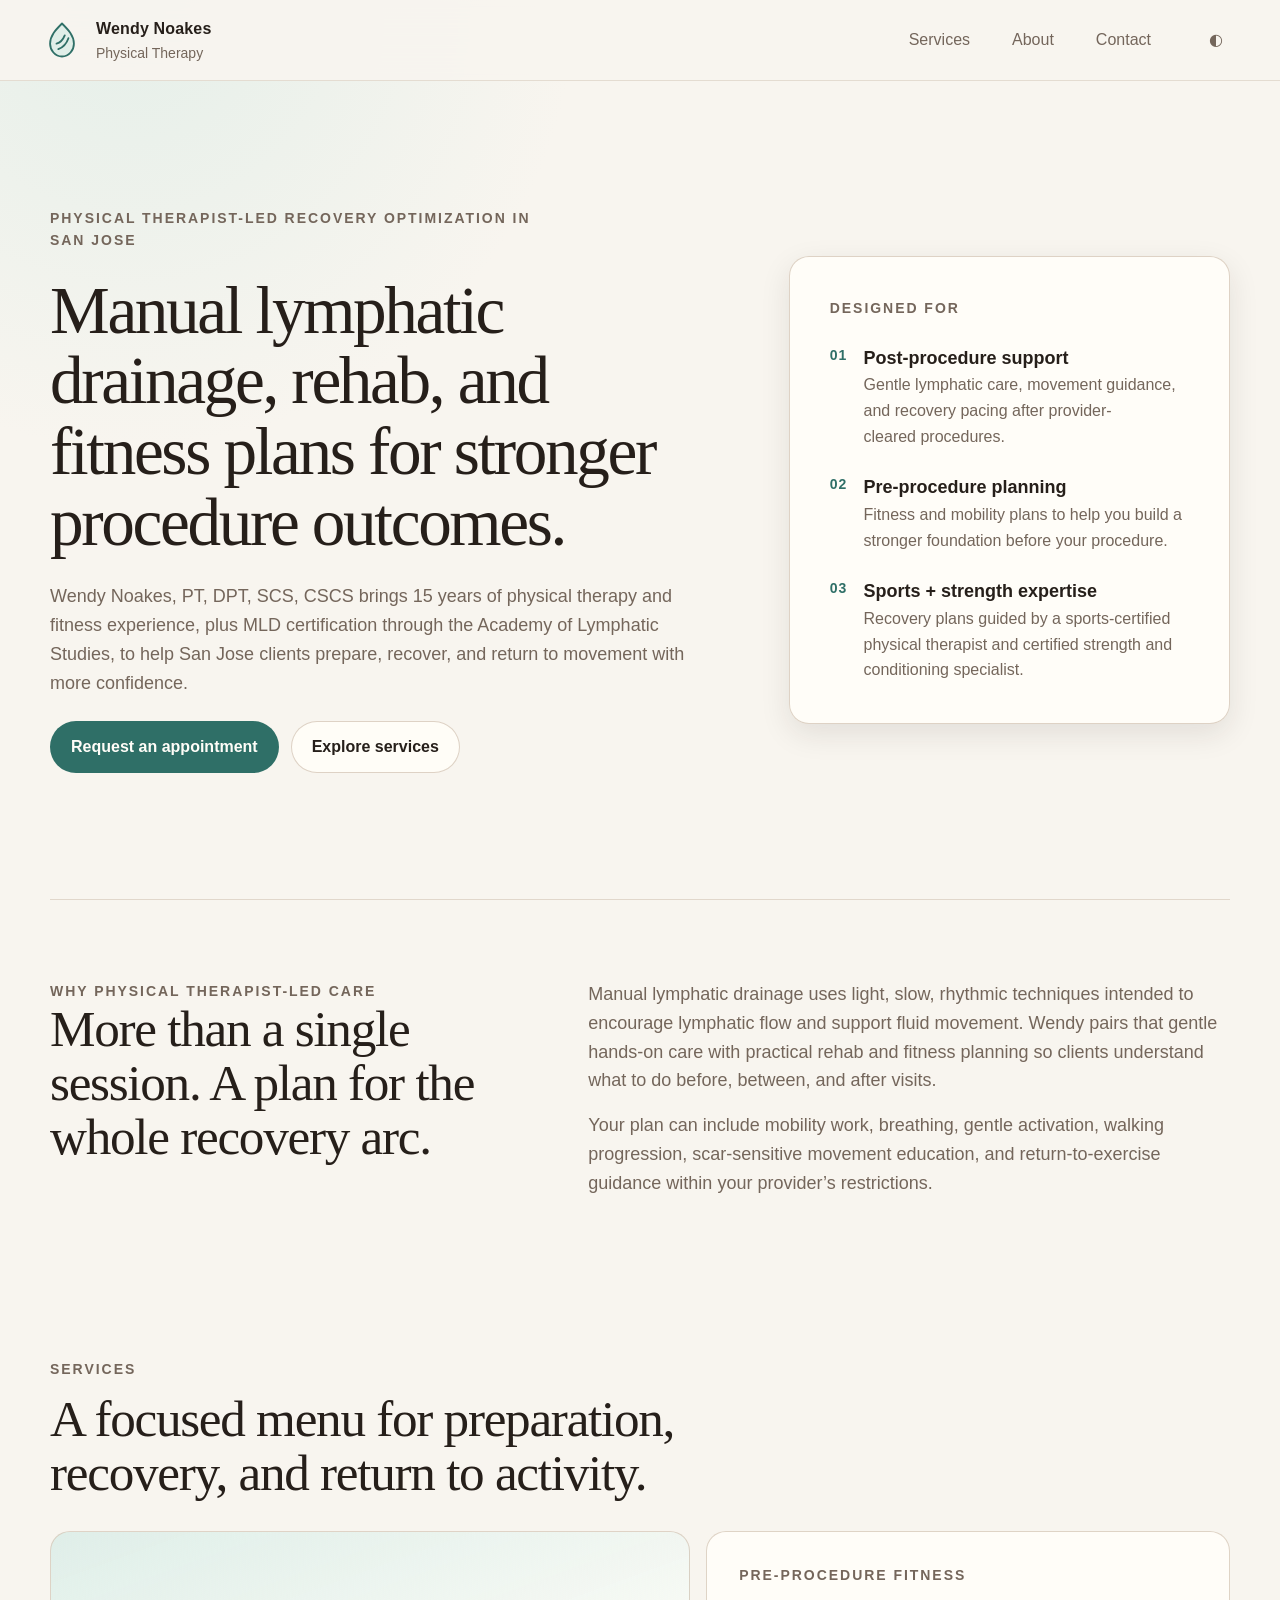
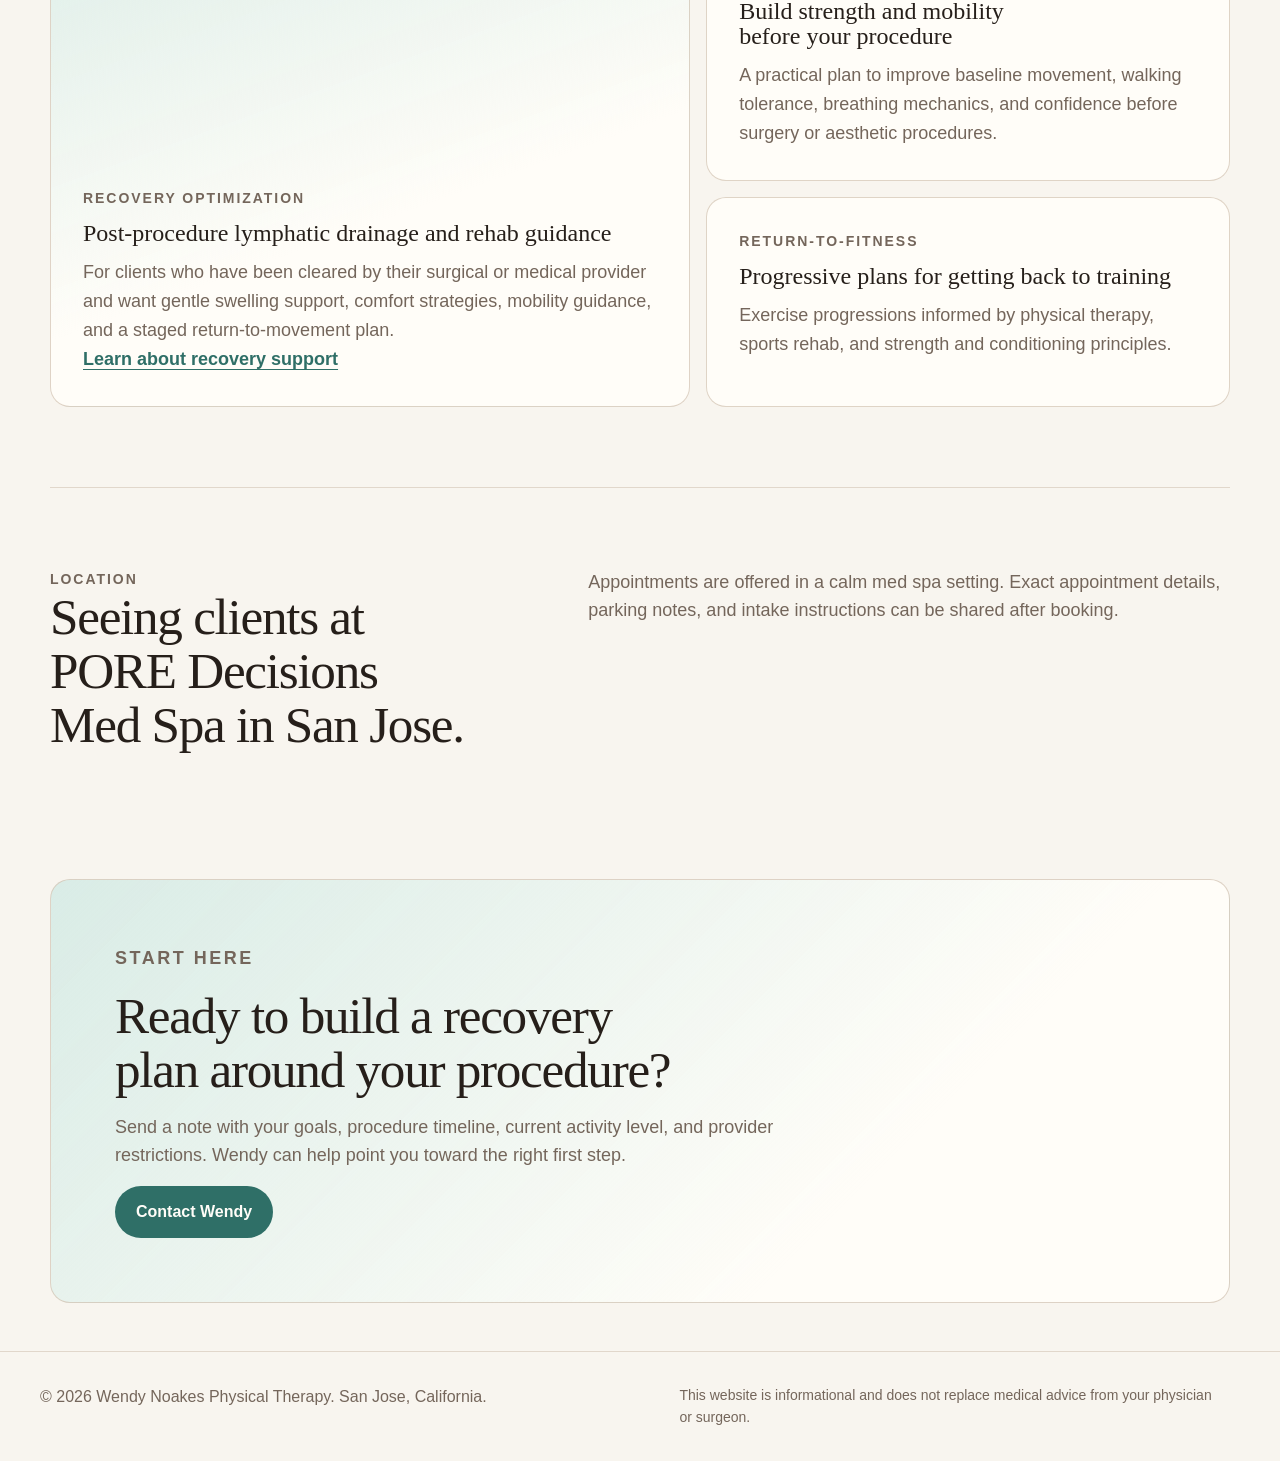
<file: index.html>
<!DOCTYPE html>
<html lang="en">
  <head>
    <meta charset="utf-8" />
    <meta name="viewport" content="width=device-width, initial-scale=1" />
    <title>Manual Lymphatic Drainage in San Jose | Wendy Noakes PT</title>
    <meta
      name="description"
      content="San Jose manual lymphatic drainage, post-procedure recovery support, and pre/post-procedure fitness planning led by Wendy Noakes, PT, DPT, SCS, CSCS."
    />
    <link rel="canonical" href="https://noakesphysicaltherapy.com/" />
    <meta name="robots" content="index, follow" />
    <meta property="og:title" content="Manual Lymphatic Drainage & Recovery PT in San Jose" />
    <meta
      property="og:description"
      content="Physical therapist-led manual lymphatic drainage, rehab guidance, and fitness planning for pre- and post-procedure recovery in San Jose."
    />
    <meta property="og:type" content="website" />
    <meta property="og:url" content="https://noakesphysicaltherapy.com/" />
    <meta property="og:site_name" content="Wendy Noakes Physical Therapy" />
    <link rel="preconnect" href="https://api.fontshare.com" />
    <link
      href="https://api.fontshare.com/v2/css?f[]=zodiak@400,500,700&f[]=satoshi@400,500,700&display=swap"
      rel="stylesheet"
    />
    <link rel="stylesheet" href="styles.css" />
    <script type="application/ld+json">
      {
        "@context": "https://schema.org",
        "@type": "MedicalBusiness",
        "name": "Wendy Noakes Physical Therapy",
        "alternateName": "Noakes Physical Therapy",
        "description": "San Jose manual lymphatic drainage, post-procedure recovery support, pre-procedure fitness planning, and return-to-fitness guidance led by Wendy Noakes, PT, DPT, SCS, CSCS.",
        "areaServed": "San Jose, CA",
        "medicalSpecialty": "PhysicalTherapy",
        "url": "https://noakesphysicaltherapy.com/",
        "email": "wendy@noakesphysicaltherapy.com",
        "founder": {
          "@type": "Person",
          "name": "Wendy Noakes",
          "jobTitle": "Physical Therapist",
          "honorificSuffix": "PT, DPT, SCS, CSCS"
        },
        "address": {
          "@type": "PostalAddress",
          "addressLocality": "San Jose",
          "addressRegion": "CA",
          "addressCountry": "US"
        },
        "knowsAbout": [
          "Manual lymphatic drainage",
          "Post-procedure recovery",
          "Physical therapy",
          "Pre-procedure fitness planning",
          "Return-to-fitness coaching"
        ]
      }
    </script>
    <script type="application/ld+json">
      {
        "@context": "https://schema.org",
        "@type": "WebSite",
        "name": "Wendy Noakes Physical Therapy",
        "url": "https://noakesphysicaltherapy.com/",
        "inLanguage": "en-US"
      }
    </script>
  </head>
  <body>
    <a class="skip-link" href="#main">Skip to content</a>
    <header class="site-header" data-header>
      <a class="brand" href="index.html" aria-label="Wendy Noakes Physical Therapy home">
        <svg class="brand-mark" viewBox="0 0 48 48" aria-hidden="true">
          <path d="M24 6c7 7 13 13 13 22 0 7-5.4 14-13 14S11 35 11 28C11 19 17 13 24 6Z" />
          <path d="M18 28c4-1 7-4 9-9M20 34c5-2 9-6 11-12" />
        </svg>
        <span>
          <strong>Wendy Noakes</strong>
          <small>Physical Therapy</small>
        </span>
      </a>
      <nav class="site-nav" aria-label="Primary navigation">
        <a href="services.html">Services</a>
        <a href="about.html">About</a>
        <a href="contact.html">Contact</a>
      </nav>
      <button class="theme-toggle" type="button" data-theme-toggle aria-label="Switch color theme">
        <span aria-hidden="true">◐</span>
      </button>
    </header>

    <main id="main">
      <section class="hero">
        <div class="hero-copy">
          <p class="eyebrow">Physical therapist-led recovery optimization in San Jose</p>
          <h1>Manual lymphatic drainage, rehab, and fitness plans for stronger procedure outcomes.</h1>
          <p class="hero-lede">
            Wendy Noakes, PT, DPT, SCS, CSCS brings 15 years of physical therapy and fitness experience, plus MLD certification through the Academy of Lymphatic Studies, to help San Jose clients prepare, recover, and return to movement with more confidence.
          </p>
          <div class="hero-actions" aria-label="Primary actions">
            <a class="button primary" href="contact.html">Request an appointment</a>
            <a class="button secondary" href="services.html">Explore services</a>
          </div>
        </div>
        <aside class="hero-card" aria-label="Practice highlights">
          <div class="quiet-label">Designed for</div>
          <ul role="list" class="hero-list">
            <li>
              <span>01</span>
              <strong>Post-procedure support</strong>
              <p>Gentle lymphatic care, movement guidance, and recovery pacing after provider-cleared procedures.</p>
            </li>
            <li>
              <span>02</span>
              <strong>Pre-procedure planning</strong>
              <p>Fitness and mobility plans to help you build a stronger foundation before your procedure.</p>
            </li>
            <li>
              <span>03</span>
              <strong>Sports + strength expertise</strong>
              <p>Recovery plans guided by a sports-certified physical therapist and certified strength and conditioning specialist.</p>
            </li>
          </ul>
        </aside>
      </section>

      <section class="split-section">
        <div>
          <p class="eyebrow">Why physical therapist-led care</p>
          <h2>More than a single session. A plan for the whole recovery arc.</h2>
        </div>
        <div class="prose">
          <p>
            Manual lymphatic drainage uses light, slow, rhythmic techniques intended to encourage lymphatic flow and support fluid movement. Wendy pairs that gentle hands-on care with practical rehab and fitness planning so clients understand what to do before, between, and after visits.
          </p>
          <p>
            Your plan can include mobility work, breathing, gentle activation, walking progression, scar-sensitive movement education, and return-to-exercise guidance within your provider’s restrictions.
          </p>
        </div>
      </section>

      <section class="service-preview" aria-labelledby="service-preview-title">
        <div class="section-intro">
          <p class="eyebrow">Services</p>
          <h2 id="service-preview-title">A focused menu for preparation, recovery, and return to activity.</h2>
        </div>
        <div class="feature-layout">
          <article class="feature-card large">
            <p class="quiet-label">Recovery optimization</p>
          <h3>Post-procedure lymphatic drainage and rehab guidance</h3>
            <p>
              For clients who have been cleared by their surgical or medical provider and want gentle swelling support, comfort strategies, mobility guidance, and a staged return-to-movement plan.
            </p>
            <a href="services.html#post-op">Learn about recovery support</a>
          </article>
          <article class="feature-card">
            <p class="quiet-label">Pre-procedure fitness</p>
            <h3>Build strength and mobility before your procedure</h3>
            <p>
              A practical plan to improve baseline movement, walking tolerance, breathing mechanics, and confidence before surgery or aesthetic procedures.
            </p>
          </article>
          <article class="feature-card">
            <p class="quiet-label">Return-to-fitness</p>
            <h3>Progressive plans for getting back to training</h3>
            <p>
              Exercise progressions informed by physical therapy, sports rehab, and strength and conditioning principles.
            </p>
          </article>
        </div>
      </section>

      <section class="location-band" aria-labelledby="location-title">
        <div>
          <p class="eyebrow">Location</p>
          <h2 id="location-title">Seeing clients at PORE Decisions Med Spa in San Jose.</h2>
        </div>
        <p>
          Appointments are offered in a calm med spa setting. Exact appointment details, parking notes, and intake instructions can be shared after booking.
        </p>
      </section>

      <section class="cta-section" aria-labelledby="cta-title">
        <p class="eyebrow">Start here</p>
        <h2 id="cta-title">Ready to build a recovery plan around your procedure?</h2>
        <p>
          Send a note with your goals, procedure timeline, current activity level, and provider restrictions. Wendy can help point you toward the right first step.
        </p>
        <a class="button primary" href="contact.html">Contact Wendy</a>
      </section>
    </main>

    <footer class="site-footer">
      <p>© <span data-year></span> Wendy Noakes Physical Therapy. San Jose, California.</p>
      <p class="footer-note">This website is informational and does not replace medical advice from your physician or surgeon.</p>
    </footer>
    <script src="script.js" defer></script>
  </body>
</html>
</file>
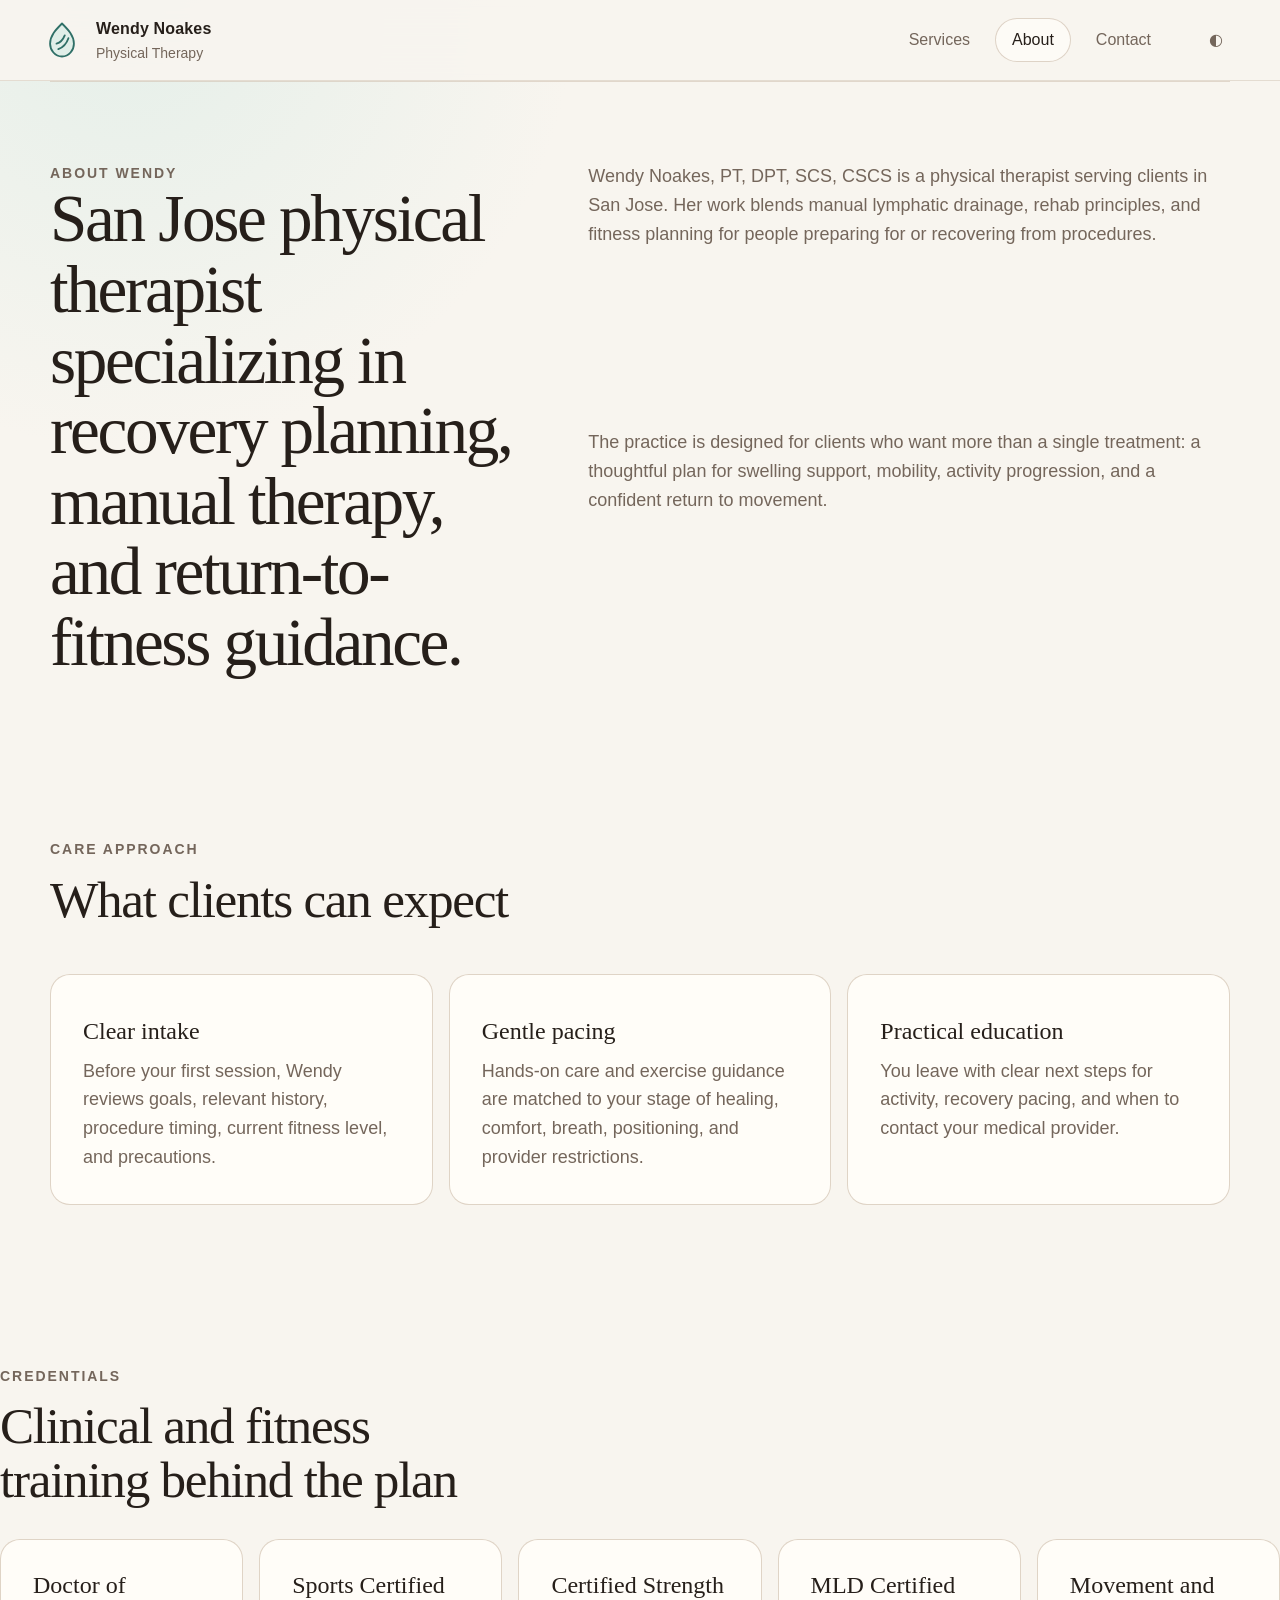
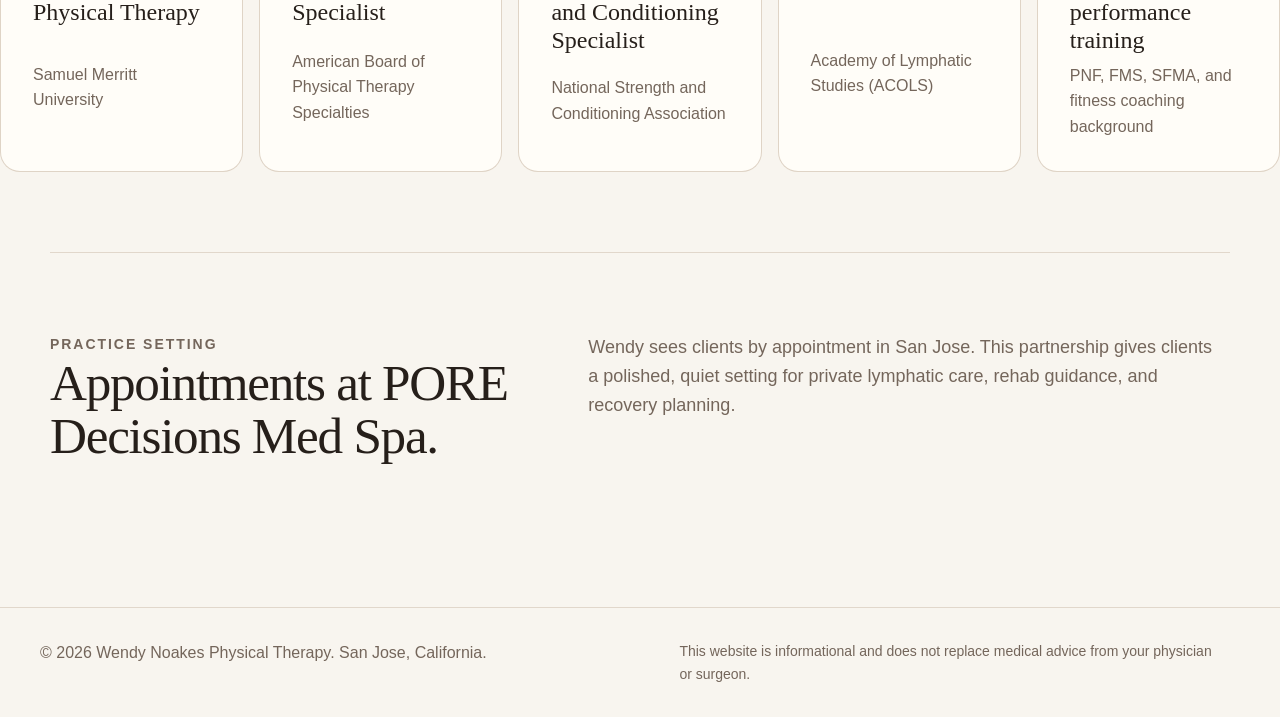
<file: about.html>
<!DOCTYPE html>
<html lang="en">
  <head>
    <meta charset="utf-8" />
    <meta name="viewport" content="width=device-width, initial-scale=1" />
    <title>About Wendy Noakes, PT, DPT | San Jose Physical Therapist</title>
    <meta
      name="description"
      content="Meet Wendy Noakes, PT, DPT, SCS, CSCS, a San Jose physical therapist offering ACOLS-trained MLD, rehab guidance, and recovery fitness planning."
    />
    <link rel="canonical" href="https://noakesphysicaltherapy.com/about.html" />
    <meta name="robots" content="index, follow" />
    <meta property="og:title" content="About Wendy Noakes, PT, DPT, SCS, CSCS" />
    <meta
      property="og:description"
      content="San Jose physical therapist offering Vodder Technique trained- manual lymphatic drainage, rehab guidance, and pre/post-procedure fitness planning."
    />
    <meta property="og:type" content="profile" />
    <meta property="og:url" content="https://noakesphysicaltherapy.com/about.html" />
    <meta property="og:site_name" content="Wendy Noakes Physical Therapy" />
    <link rel="preconnect" href="https://api.fontshare.com" />
    <link
      href="https://api.fontshare.com/v2/css?f[]=zodiak@400,500,700&f[]=satoshi@400,500,700&display=swap"
      rel="stylesheet"
    />
    <link rel="stylesheet" href="styles.css" />
    <script type="application/ld+json">
      {
        "@context": "https://schema.org",
        "@type": "BreadcrumbList",
        "itemListElement": [
          {
            "@type": "ListItem",
            "position": 1,
            "name": "Home",
            "item": "https://noakesphysicaltherapy.com/"
          },
          {
            "@type": "ListItem",
            "position": 2,
            "name": "About",
            "item": "https://noakesphysicaltherapy.com/about.html"
          }
        ]
      }
    </script>
    <script type="application/ld+json">
      {
        "@context": "https://schema.org",
        "@type": "Person",
        "name": "Wendy Noakes",
        "jobTitle": "Physical Therapist",
        "honorificSuffix": "PT, DPT, SCS, CSCS",
        "worksFor": {
          "@type": "MedicalBusiness",
          "name": "Wendy Noakes Physical Therapy",
          "url": "https://noakesphysicaltherapy.com/"
        },
        "knowsAbout": [
          "Manual lymphatic drainage",
          "Physical therapy",
          "Sports physical therapy",
          "Strength and conditioning",
          "Recovery fitness planning"
        ],
        "areaServed": {
          "@type": "City",
          "name": "San Jose"
        }
      }
    </script>
  </head>
  <body>
    <a class="skip-link" href="#main">Skip to content</a>
    <header class="site-header" data-header>
      <a class="brand" href="index.html" aria-label="Wendy Noakes Physical Therapy home">
        <svg class="brand-mark" viewBox="0 0 48 48" aria-hidden="true">
          <path d="M24 6c7 7 13 13 13 22 0 7-5.4 14-13 14S11 35 11 28C11 19 17 13 24 6Z" />
          <path d="M18 28c4-1 7-4 9-9M20 34c5-2 9-6 11-12" />
        </svg>
        <span><strong>Wendy Noakes</strong><small>Physical Therapy</small></span>
      </a>
      <nav class="site-nav" aria-label="Primary navigation">
        <a href="services.html">Services</a>
        <a aria-current="page" href="about.html">About</a>
        <a href="contact.html">Contact</a>
      </nav>
      <button class="theme-toggle" type="button" data-theme-toggle aria-label="Switch color theme"><span aria-hidden="true">◐</span></button>
    </header>

    <main id="main" class="page">
      <section class="about-hero">
        <div>
          <p class="eyebrow">About Wendy</p>
          <h1>San Jose physical therapist specializing in recovery planning, manual therapy, and return-to-fitness guidance.</h1>
        </div>
        <div class="prose">
          <p>
            Wendy Noakes, PT, DPT, SCS, CSCS is a physical therapist serving clients in San Jose. Her work blends manual lymphatic drainage, rehab principles, and fitness planning for people preparing for or recovering from procedures.
          </p>
          <p>
            The practice is designed for clients who want more than a single treatment: a thoughtful plan for swelling support, mobility, activity progression, and a confident return to movement.
          </p>
        </div>
      </section>

      <section class="values-grid" aria-labelledby="values-title">
        <div class="section-intro">
          <p class="eyebrow">Care approach</p>
          <h2 id="values-title">What clients can expect</h2>
        </div>
        <article>
          <h3>Clear intake</h3>
          <p>Before your first session, Wendy reviews goals, relevant history, procedure timing, current fitness level, and precautions.</p>
        </article>
        <article>
          <h3>Gentle pacing</h3>
          <p>Hands-on care and exercise guidance are matched to your stage of healing, comfort, breath, positioning, and provider restrictions.</p>
        </article>
        <article>
          <h3>Practical education</h3>
          <p>You leave with clear next steps for activity, recovery pacing, and when to contact your medical provider.</p>
        </article>
      </section>

      <section class="credentials-section" aria-labelledby="credentials-title">
        <div class="section-intro">
          <p class="eyebrow">Credentials</p>
          <h2 id="credentials-title">Clinical and fitness training behind the plan</h2>
        </div>
        <div class="credential-list">
          <article>
            <strong>Doctor of Physical Therapy</strong>
            <span>Samuel Merritt University</span>
          </article>
          <article>
            <strong>Sports Certified Specialist</strong>
            <span>American Board of Physical Therapy Specialties</span>
          </article>
          <article>
            <strong>Certified Strength and Conditioning Specialist</strong>
            <span>National Strength and Conditioning Association</span>
          </article>
          <article>
            <strong>MLD Certified</strong>
            <span>Academy of Lymphatic Studies (ACOLS)</span>
          </article>
          <article>
            <strong>Movement and performance training</strong>
            <span>PNF, FMS, SFMA, and fitness coaching background</span>
          </article>
        </div>
      </section>

      <section class="location-band">
        <div>
          <p class="eyebrow">Practice setting</p>
          <h2>Appointments at PORE Decisions Med Spa.</h2>
        </div>
        <p>
          Wendy sees clients by appointment in San Jose. This partnership gives clients a polished, quiet setting for private lymphatic care, rehab guidance, and recovery planning.
        </p>
      </section>
    </main>

    <footer class="site-footer">
      <p>© <span data-year></span> Wendy Noakes Physical Therapy. San Jose, California.</p>
      <p class="footer-note">This website is informational and does not replace medical advice from your physician or surgeon.</p>
    </footer>
    <script src="script.js" defer></script>
  </body>
</html>
</file>
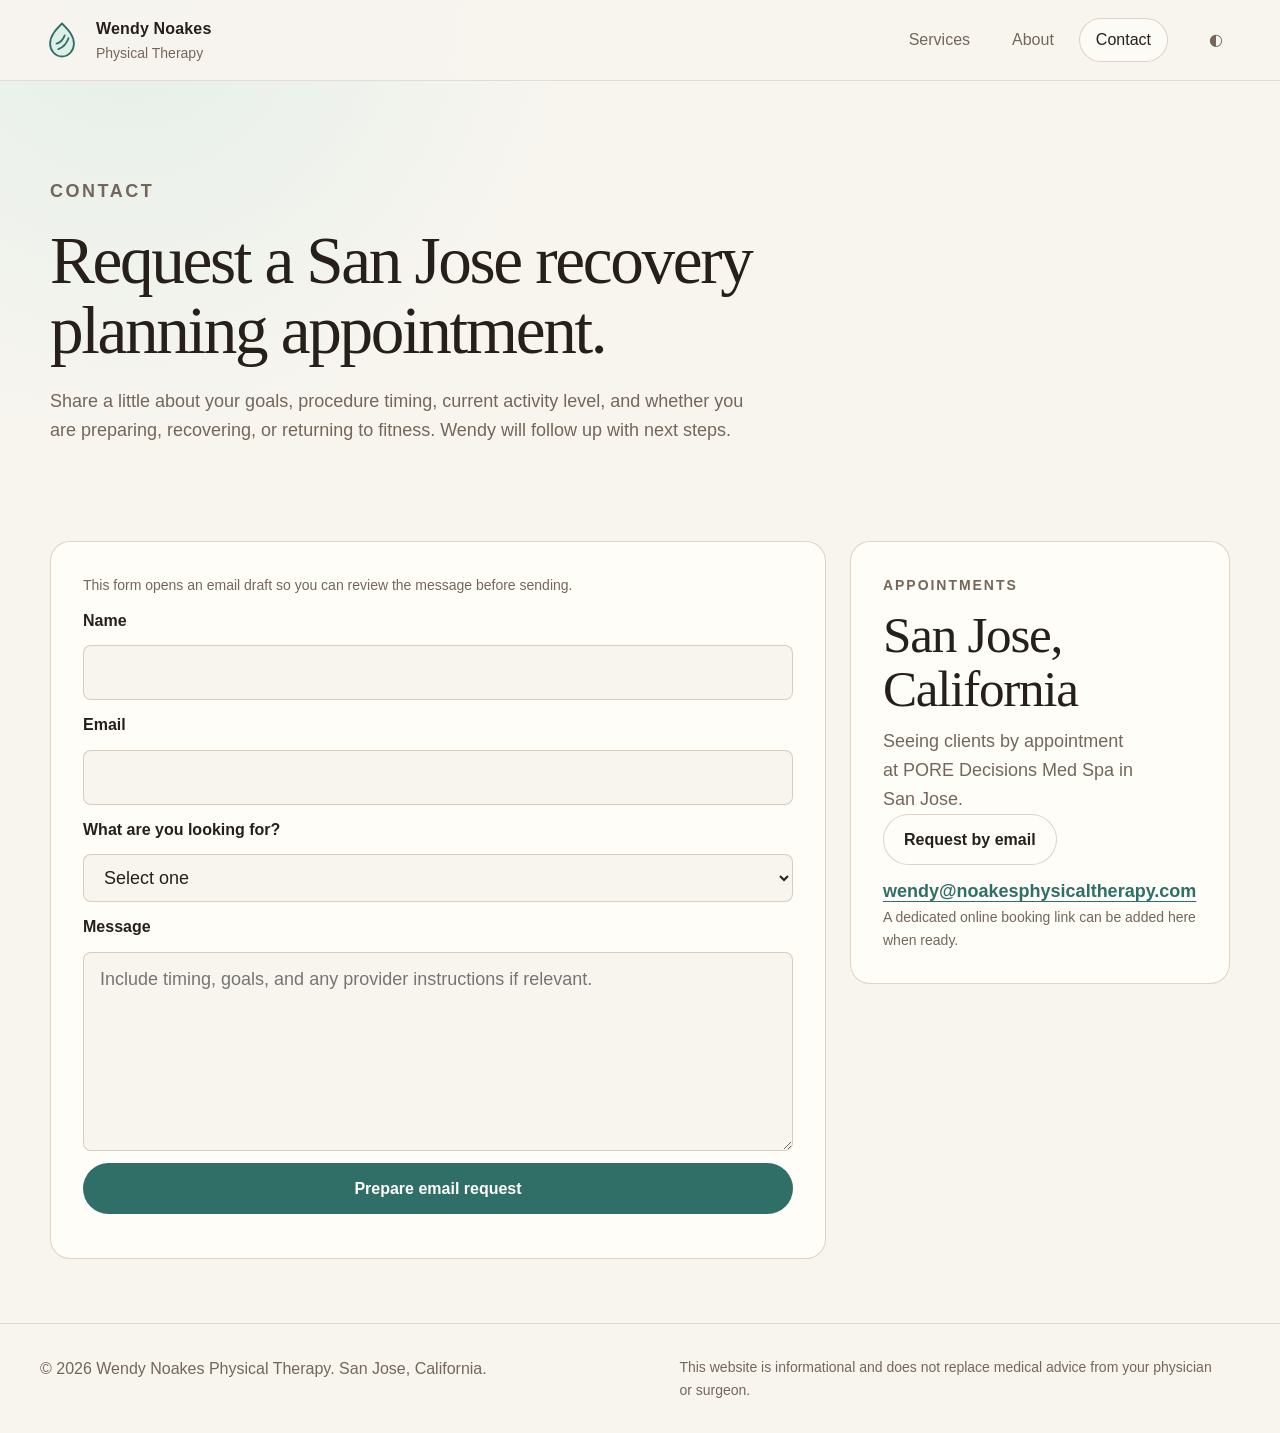
<file: contact.html>
<!DOCTYPE html>
<html lang="en">
  <head>
    <meta charset="utf-8" />
    <meta name="viewport" content="width=device-width, initial-scale=1" />
    <title>Contact Wendy Noakes PT | San Jose Recovery Planning</title>
    <meta
      name="description"
      content="Request a San Jose appointment for manual lymphatic drainage, post-procedure recovery support, pre-procedure fitness planning, or return-to-fitness coaching."
    />
    <link rel="canonical" href="https://noakesphysicaltherapy.com/contact.html" />
    <meta name="robots" content="index, follow" />
    <meta property="og:title" content="Contact Wendy Noakes Physical Therapy" />
    <meta
      property="og:description"
      content="Request manual lymphatic drainage, recovery planning, or fitness guidance with Wendy Noakes Physical Therapy in San Jose."
    />
    <meta property="og:type" content="website" />
    <meta property="og:url" content="https://noakesphysicaltherapy.com/contact.html" />
    <meta property="og:site_name" content="Wendy Noakes Physical Therapy" />
    <link rel="preconnect" href="https://api.fontshare.com" />
    <link
      href="https://api.fontshare.com/v2/css?f[]=zodiak@400,500,700&f[]=satoshi@400,500,700&display=swap"
      rel="stylesheet"
    />
    <link rel="stylesheet" href="styles.css" />
    <script type="application/ld+json">
      {
        "@context": "https://schema.org",
        "@type": "BreadcrumbList",
        "itemListElement": [
          {
            "@type": "ListItem",
            "position": 1,
            "name": "Home",
            "item": "https://noakesphysicaltherapy.com/"
          },
          {
            "@type": "ListItem",
            "position": 2,
            "name": "Contact",
            "item": "https://noakesphysicaltherapy.com/contact.html"
          }
        ]
      }
    </script>
  </head>
  <body>
    <a class="skip-link" href="#main">Skip to content</a>
    <header class="site-header" data-header>
      <a class="brand" href="index.html" aria-label="Wendy Noakes Physical Therapy home">
        <svg class="brand-mark" viewBox="0 0 48 48" aria-hidden="true">
          <path d="M24 6c7 7 13 13 13 22 0 7-5.4 14-13 14S11 35 11 28C11 19 17 13 24 6Z" />
          <path d="M18 28c4-1 7-4 9-9M20 34c5-2 9-6 11-12" />
        </svg>
        <span><strong>Wendy Noakes</strong><small>Physical Therapy</small></span>
      </a>
      <nav class="site-nav" aria-label="Primary navigation">
        <a href="services.html">Services</a>
        <a href="about.html">About</a>
        <a aria-current="page" href="contact.html">Contact</a>
      </nav>
      <button class="theme-toggle" type="button" data-theme-toggle aria-label="Switch color theme"><span aria-hidden="true">◐</span></button>
    </header>

    <main id="main" class="page contact-page">
      <section class="page-hero">
        <p class="eyebrow">Contact</p>
        <h1>Request a San Jose recovery planning appointment.</h1>
        <p>
          Share a little about your goals, procedure timing, current activity level, and whether you are preparing, recovering, or returning to fitness. Wendy will follow up with next steps.
        </p>
      </section>

      <section class="contact-layout" aria-label="Contact options">
        <form class="contact-form" data-contact-form>
          <p class="form-note">This form opens an email draft so you can review the message before sending.</p>
          <label for="name">Name</label>
          <input id="name" name="name" type="text" autocomplete="name" required />

          <label for="email">Email</label>
          <input id="email" name="email" type="email" autocomplete="email" required />

          <label for="care-type">What are you looking for?</label>
          <select id="care-type" name="care-type" required>
            <option value="">Select one</option>
            <option>Post-procedure recovery support</option>
            <option>Pre-procedure fitness planning</option>
            <option>Return-to-fitness coaching</option>
            <option>Manual lymphatic drainage</option>
            <option>Not sure yet</option>
          </select>

          <label for="message">Message</label>
          <textarea id="message" name="message" rows="6" placeholder="Include timing, goals, and any provider instructions if relevant." required></textarea>

          <button class="button primary" type="submit">Prepare email request</button>
          <p class="form-status" data-form-status role="status" aria-live="polite"></p>
        </form>

        <aside class="contact-card">
          <p class="quiet-label">Appointments</p>
          <h2>San Jose, California</h2>
          <p>Seeing clients by appointment at PORE Decisions Med Spa in San Jose.</p>
          <div class="contact-actions">
            <a class="button secondary" href="mailto:wendy@noakesphysicaltherapy.com?subject=Recovery%20planning%20appointment%20request">Request by email</a>
            <a class="text-link" href="mailto:wendy@noakesphysicaltherapy.com">wendy@noakesphysicaltherapy.com</a>
          </div>
          <p class="small-note">A dedicated online booking link can be added here when ready.</p>
        </aside>
      </section>
    </main>

    <footer class="site-footer">
      <p>© <span data-year></span> Wendy Noakes Physical Therapy. San Jose, California.</p>
      <p class="footer-note">This website is informational and does not replace medical advice from your physician or surgeon.</p>
    </footer>
    <script src="script.js" defer></script>
  </body>
</html>
</file>
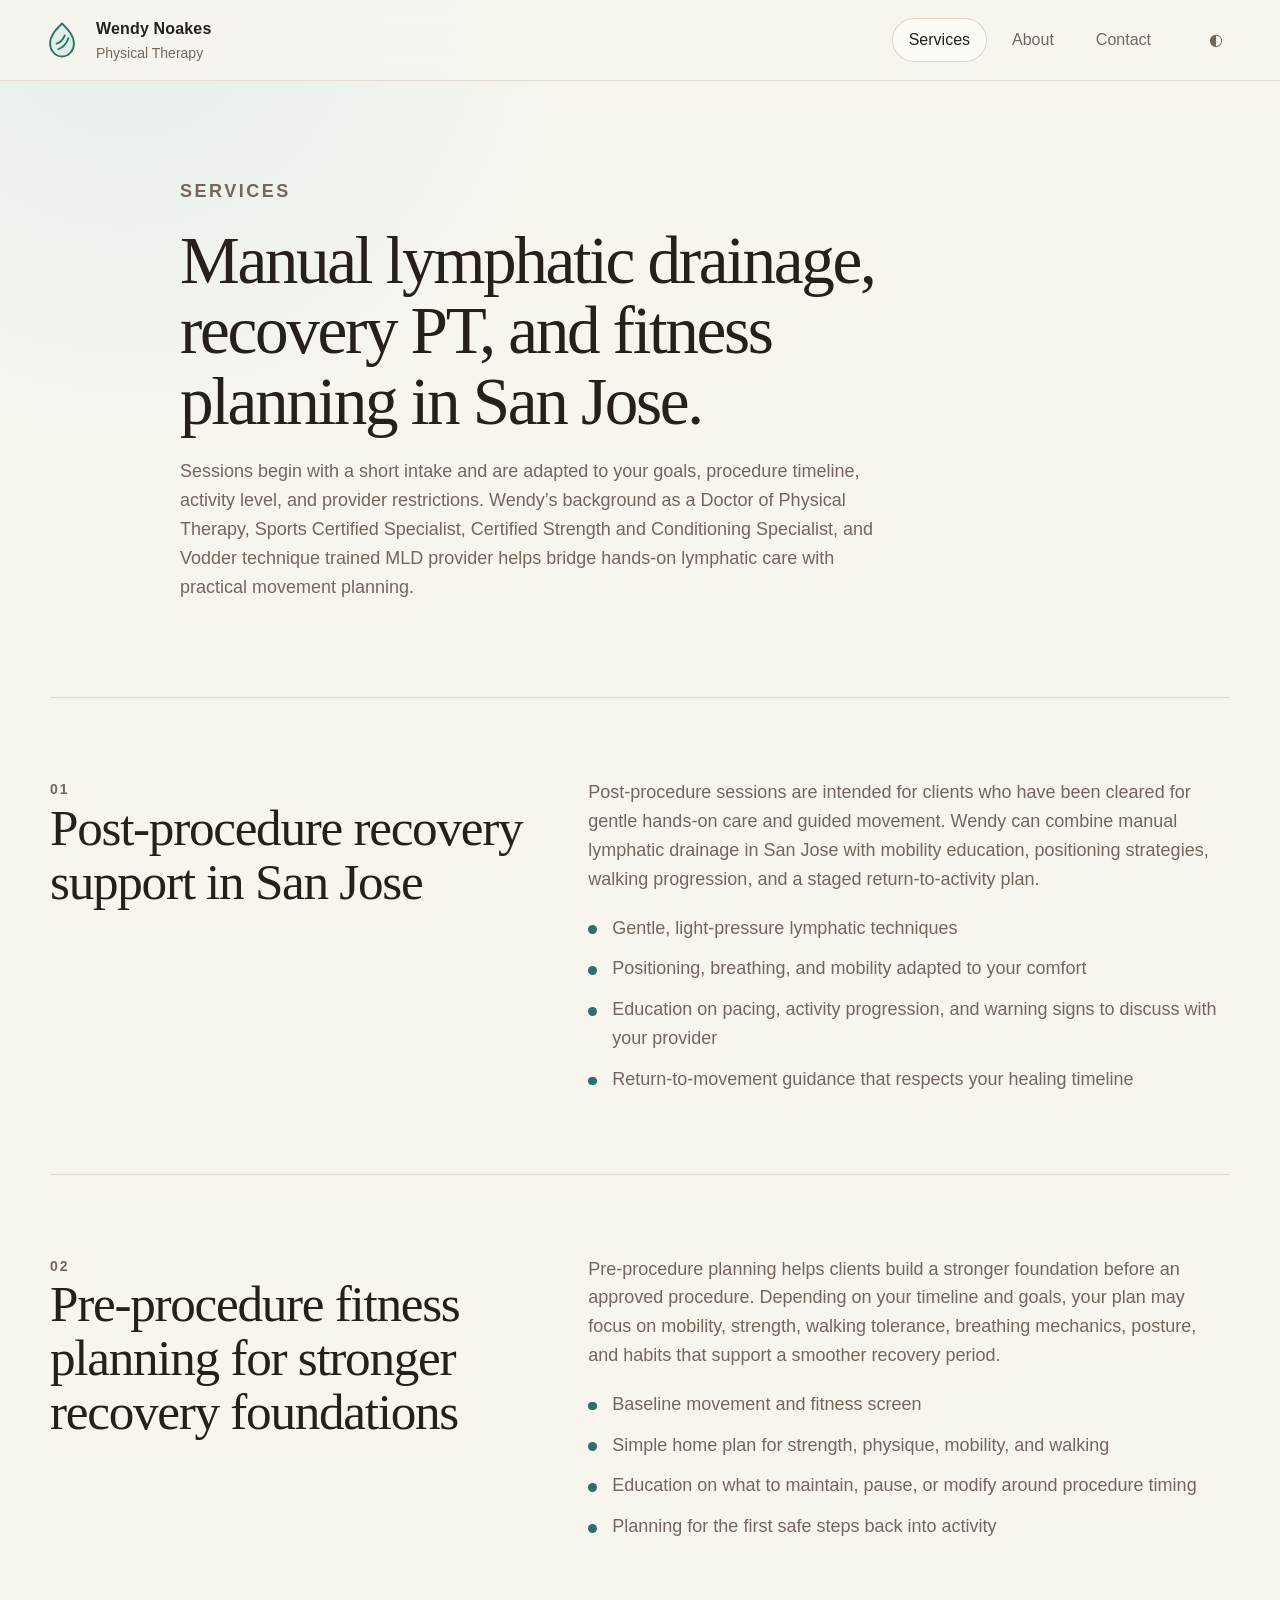
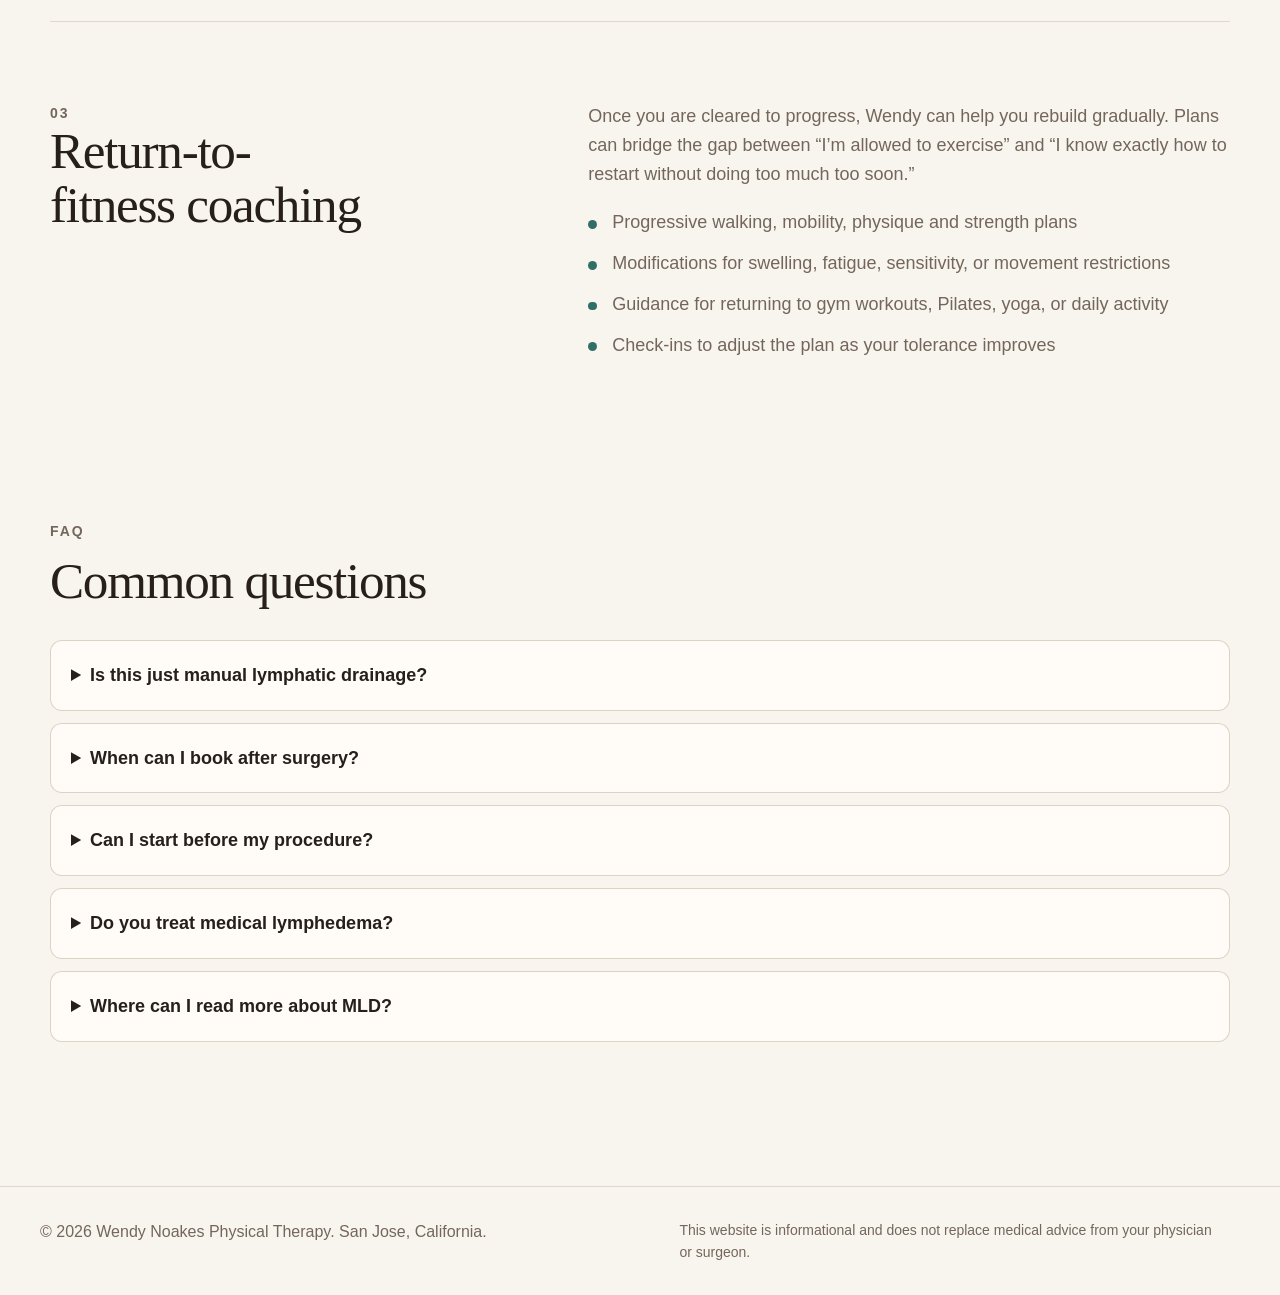
<file: services.html>
<!DOCTYPE html>
<html lang="en">
  <head>
    <meta charset="utf-8" />
    <meta name="viewport" content="width=device-width, initial-scale=1" />
    <title>Lymphatic Drainage & Recovery PT Services | San Jose</title>
    <meta
      name="description"
      content="Explore San Jose manual lymphatic drainage, post-procedure recovery support, pre-procedure fitness planning, and return-to-exercise coaching."
    />
    <link rel="canonical" href="https://noakesphysicaltherapy.com/services.html" />
    <meta name="robots" content="index, follow" />
    <meta property="og:title" content="Services | Wendy Noakes Physical Therapy" />
    <meta
      property="og:description"
      content="Manual lymphatic drainage, post-procedure rehab guidance, pre-procedure fitness plans, and return-to-fitness coaching in San Jose."
    />
    <meta property="og:type" content="website" />
    <meta property="og:url" content="https://noakesphysicaltherapy.com/services.html" />
    <meta property="og:site_name" content="Wendy Noakes Physical Therapy" />
    <link rel="preconnect" href="https://api.fontshare.com" />
    <link
      href="https://api.fontshare.com/v2/css?f[]=zodiak@400,500,700&f[]=satoshi@400,500,700&display=swap"
      rel="stylesheet"
    />
    <link rel="stylesheet" href="styles.css" />
    <script type="application/ld+json">
      {
        "@context": "https://schema.org",
        "@type": "BreadcrumbList",
        "itemListElement": [
          {
            "@type": "ListItem",
            "position": 1,
            "name": "Home",
            "item": "https://noakesphysicaltherapy.com/"
          },
          {
            "@type": "ListItem",
            "position": 2,
            "name": "Services",
            "item": "https://noakesphysicaltherapy.com/services.html"
          }
        ]
      }
    </script>
    <script type="application/ld+json">
      {
        "@context": "https://schema.org",
        "@type": "FAQPage",
        "mainEntity": [
          {
            "@type": "Question",
            "name": "Is this just manual lymphatic drainage?",
            "acceptedAnswer": {
              "@type": "Answer",
              "text": "No. MLD can be part of care, but Wendy can also provide physical therapist-led movement, rehab, and fitness planning for the pre- and post-procedure period."
            }
          },
          {
            "@type": "Question",
            "name": "When can I book after surgery?",
            "acceptedAnswer": {
              "@type": "Answer",
              "text": "Follow your surgeon's instructions. If you have fever, infection, unusual pain, suspected clotting, or a new medical concern, check with your medical provider before booking."
            }
          },
          {
            "@type": "Question",
            "name": "Can I start before my procedure?",
            "acceptedAnswer": {
              "@type": "Answer",
              "text": "Yes. Pre-procedure planning can help you build strength, mobility, walking tolerance, and realistic expectations before your procedure, as long as the plan fits your provider's guidance."
            }
          },
          {
            "@type": "Question",
            "name": "Do you treat medical lymphedema?",
            "acceptedAnswer": {
              "@type": "Answer",
              "text": "I work exclusively with pre‑ and post‑procedure recovery and wellness clients focused on physique training. I do not provide care for individuals with a lymphedema diagnosis."
            }
          }
        ]
      }
    </script>
  </head>
  <body>
    <a class="skip-link" href="#main">Skip to content</a>
    <header class="site-header" data-header>
      <a class="brand" href="index.html" aria-label="Wendy Noakes Physical Therapy home">
        <svg class="brand-mark" viewBox="0 0 48 48" aria-hidden="true">
          <path d="M24 6c7 7 13 13 13 22 0 7-5.4 14-13 14S11 35 11 28C11 19 17 13 24 6Z" />
          <path d="M18 28c4-1 7-4 9-9M20 34c5-2 9-6 11-12" />
        </svg>
        <span><strong>Wendy Noakes</strong><small>Physical Therapy</small></span>
      </a>
      <nav class="site-nav" aria-label="Primary navigation">
        <a aria-current="page" href="services.html">Services</a>
        <a href="about.html">About</a>
        <a href="contact.html">Contact</a>
      </nav>
      <button class="theme-toggle" type="button" data-theme-toggle aria-label="Switch color theme"><span aria-hidden="true">◐</span></button>
    </header>

    <main id="main" class="page">
      <section class="page-hero narrow">
        <p class="eyebrow">Services</p>
        <h1>Manual lymphatic drainage, recovery PT, and fitness planning in San Jose.</h1>
        <p>
          Sessions begin with a short intake and are adapted to your goals, procedure timeline, activity level, and provider restrictions. Wendy’s background as a Doctor of Physical Therapy, Sports Certified Specialist, Certified Strength and Conditioning Specialist, and Vodder technique trained MLD provider helps bridge hands-on lymphatic care with practical movement planning.
        </p>
      </section>

      <section class="service-detail" id="post-op">
        <div class="sticky-kicker">
          <p class="eyebrow">01</p>
          <h2>Post-procedure recovery support in San Jose</h2>
        </div>
        <div class="detail-body">
          <p>
            Post-procedure sessions are intended for clients who have been cleared for gentle hands-on care and guided movement. Wendy can combine manual lymphatic drainage in San Jose with mobility education, positioning strategies, walking progression, and a staged return-to-activity plan.
          </p>
          <ul class="check-list">
            <li>Gentle, light-pressure lymphatic techniques</li>
            <li>Positioning, breathing, and mobility adapted to your comfort</li>
            <li>Education on pacing, activity progression, and warning signs to discuss with your provider</li>
            <li>Return-to-movement guidance that respects your healing timeline</li>
          </ul>
        </div>
      </section>

      <section class="service-detail">
        <div class="sticky-kicker">
          <p class="eyebrow">02</p>
          <h2>Pre-procedure fitness planning for stronger recovery foundations</h2>
        </div>
        <div class="detail-body">
          <p>
            Pre-procedure planning helps clients build a stronger foundation before an approved procedure. Depending on your timeline and goals, your plan may focus on mobility, 
            strength, walking tolerance, breathing mechanics, posture, and habits that support a smoother recovery period.
          </p>
          <ul class="check-list">
            <li>Baseline movement and fitness screen</li>
            <li>Simple home plan for strength, physique, mobility, and walking</li>
            <li>Education on what to maintain, pause, or modify around procedure timing</li>
            <li>Planning for the first safe steps back into activity</li>
          </ul>
        </div>
      </section>

      <section class="service-detail">
        <div class="sticky-kicker">
          <p class="eyebrow">03</p>
          <h2>Return-to-fitness coaching</h2>
        </div>
        <div class="detail-body">
          <p>
            Once you are cleared to progress, Wendy can help you rebuild gradually. Plans can bridge the gap between “I’m allowed to exercise” and “I know exactly how to restart without doing too much too soon.”
          </p>
          <ul class="check-list">
            <li>Progressive walking, mobility, physique and strength plans</li>
            <li>Modifications for swelling, fatigue, sensitivity, or movement restrictions</li>
            <li>Guidance for returning to gym workouts, Pilates, yoga, or daily activity</li>
            <li>Check-ins to adjust the plan as your tolerance improves</li>
          </ul>
        </div>
      </section>

      <section class="faq-section" aria-labelledby="faq-title">
        <div class="section-intro">
          <p class="eyebrow">FAQ</p>
          <h2 id="faq-title">Common questions</h2>
        </div>
        <div class="faq-list">
          <details>
            <summary>Is this just manual lymphatic drainage?</summary>
            <p>No. MLD can be part of care, but Wendy can also provide physical therapist-led movement, rehab, and fitness planning for the pre- and post-procedure period.</p>
          </details>
          <details>
            <summary>When can I book after surgery?</summary>
            <p>Follow your surgeon’s instructions. If you have fever, infection, unusual pain, suspected clotting, or a new medical concern, check with your medical provider before booking.</p>
          </details>
          <details>
            <summary>Can I start before my procedure?</summary>
            <p>Yes. Pre-procedure planning can help you build strength, mobility, walking tolerance, and realistic expectations before your procedure, as long as the plan fits your provider’s guidance.</p>
          </details>
          <details>
            <summary>Do you treat medical lymphedema?</summary>
            <p>TI work exclusively with pre‑ and post‑procedure recovery and wellness clients focused on physique training. I do not provide care for individuals with a lymphedema diagnosis. </details>
          <details>
            <summary>Where can I read more about MLD?</summary>
            <p>
              Helpful public resources include
              <a href="https://my.clevelandclinic.org/health/treatments/21768-lymphatic-drainage-massage">Cleveland Clinic</a>
              and
              <a href="https://www.cancerresearchuk.org/about-cancer/coping/physically/lymphoedema-and-cancer/treating/massage-manual-lymphatic-drainage/about">Cancer Research UK</a>.
            </p>
          </details>
        </div>
      </section>
    </main>

    <footer class="site-footer">
      <p>© <span data-year></span> Wendy Noakes Physical Therapy. San Jose, California.</p>
      <p class="footer-note">This website is informational and does not replace medical advice from your physician or surgeon.</p>
    </footer>
    <script src="script.js" defer></script>
  </body>
</html>
</file>
<file: styles.css>
:root,
[data-theme='light'] {
  --font-display: 'Zodiak', Georgia, serif;
  --font-body: 'Satoshi', Arial, sans-serif;
  --text-xs: clamp(0.75rem, 0.7rem + 0.25vw, 0.875rem);
  --text-sm: clamp(0.875rem, 0.8rem + 0.35vw, 1rem);
  --text-base: clamp(1rem, 0.95rem + 0.25vw, 1.125rem);
  --text-lg: clamp(1.125rem, 1rem + 0.75vw, 1.5rem);
  --text-xl: clamp(1.5rem, 1.2rem + 1.25vw, 2.25rem);
  --text-2xl: clamp(2rem, 1.2rem + 2.5vw, 3.5rem);
  --text-3xl: clamp(2.5rem, 1rem + 4vw, 5rem);
  --space-1: 0.25rem;
  --space-2: 0.5rem;
  --space-3: 0.75rem;
  --space-4: 1rem;
  --space-5: 1.25rem;
  --space-6: 1.5rem;
  --space-8: 2rem;
  --space-10: 2.5rem;
  --space-12: 3rem;
  --space-16: 4rem;
  --space-20: 5rem;
  --space-24: 6rem;
  --color-bg: #f8f5ef;
  --color-surface: #fffdf8;
  --color-surface-2: #efe7db;
  --color-surface-offset: #e5dacb;
  --color-border: #d6c8b9;
  --color-text: #261f1a;
  --color-text-muted: #74665b;
  --color-text-faint: #a99c91;
  --color-text-inverse: #fffdf8;
  --color-primary: #2f6f67;
  --color-primary-hover: #1f514d;
  --color-primary-highlight: #d7ebe5;
  --color-warning: #8e4c2c;
  --radius-sm: 0.375rem;
  --radius-md: 0.5rem;
  --radius-lg: 0.75rem;
  --radius-xl: 1.25rem;
  --radius-full: 9999px;
  --shadow-sm: 0 1px 2px rgba(38, 31, 26, 0.07);
  --shadow-md: 0 10px 30px rgba(38, 31, 26, 0.1);
  --transition-interactive: 180ms cubic-bezier(0.16, 1, 0.3, 1);
}

[data-theme='dark'] {
  --color-bg: #151817;
  --color-surface: #1d2321;
  --color-surface-2: #242c29;
  --color-surface-offset: #303a36;
  --color-border: #3c4743;
  --color-text: #eee9df;
  --color-text-muted: #b6aaa0;
  --color-text-faint: #7f756e;
  --color-text-inverse: #171614;
  --color-primary: #86c7bd;
  --color-primary-hover: #a6ddd3;
  --color-primary-highlight: #233c39;
  --color-warning: #d69a72;
  --shadow-sm: 0 1px 2px rgba(0, 0, 0, 0.2);
  --shadow-md: 0 14px 38px rgba(0, 0, 0, 0.28);
}

*,
*::before,
*::after {
  box-sizing: border-box;
  margin: 0;
  padding: 0;
}

html {
  -moz-text-size-adjust: none;
  -webkit-text-size-adjust: none;
  text-size-adjust: none;
  scroll-behavior: smooth;
  scroll-padding-top: var(--space-16);
}

body {
  min-height: 100dvh;
  font-family: var(--font-body);
  font-size: var(--text-base);
  line-height: 1.6;
  color: var(--color-text);
  background:
    radial-gradient(circle at 10% 0%, color-mix(in srgb, var(--color-primary-highlight), transparent 42%), transparent 28rem),
    var(--color-bg);
  -webkit-font-smoothing: antialiased;
}

a {
  color: inherit;
}

img,
svg {
  display: block;
  max-width: 100%;
}

p,
li {
  max-width: 72ch;
  text-wrap: pretty;
}

h1,
h2,
h3 {
  font-family: var(--font-display);
  line-height: 1.05;
  text-wrap: balance;
  font-weight: 500;
}

h1 {
  font-size: var(--text-3xl);
  letter-spacing: -0.035em;
}

h2 {
  font-size: var(--text-2xl);
  letter-spacing: -0.025em;
}

h3 {
  font-size: var(--text-lg);
}

button,
input,
textarea,
select {
  font: inherit;
}

a,
button,
input,
textarea,
select,
summary {
  transition:
    color var(--transition-interactive),
    background var(--transition-interactive),
    border-color var(--transition-interactive),
    box-shadow var(--transition-interactive),
    transform var(--transition-interactive);
}

:focus-visible {
  outline: 2px solid var(--color-primary);
  outline-offset: 3px;
  border-radius: var(--radius-sm);
}

.skip-link {
  position: absolute;
  left: var(--space-4);
  top: var(--space-4);
  z-index: 100;
  padding: var(--space-2) var(--space-4);
  background: var(--color-primary);
  color: var(--color-text-inverse);
  border-radius: var(--radius-full);
  transform: translateY(-150%);
}

.skip-link:focus {
  transform: translateY(0);
}

.site-header {
  position: sticky;
  top: 0;
  z-index: 50;
  display: grid;
  grid-template-columns: 1fr auto auto;
  gap: var(--space-6);
  align-items: center;
  padding: var(--space-4) clamp(var(--space-4), 4vw, var(--space-10));
  background: color-mix(in srgb, var(--color-bg), transparent 8%);
  border-bottom: 1px solid color-mix(in srgb, var(--color-border), transparent 45%);
  backdrop-filter: blur(16px);
}

.brand {
  display: inline-flex;
  gap: var(--space-3);
  align-items: center;
  text-decoration: none;
}

.brand-mark {
  width: 44px;
  height: 44px;
  color: var(--color-primary);
  fill: color-mix(in srgb, var(--color-primary-highlight), transparent 24%);
  stroke: currentColor;
  stroke-linecap: round;
  stroke-linejoin: round;
  stroke-width: 2;
}

.brand strong,
.brand small {
  display: block;
}

.brand strong {
  font-size: var(--text-sm);
  letter-spacing: 0.01em;
}

.brand small,
.eyebrow,
.quiet-label,
.footer-note,
.small-note,
.form-note {
  color: var(--color-text-muted);
  font-size: var(--text-xs);
}

.site-nav {
  display: flex;
  gap: var(--space-2);
  align-items: center;
}

.site-nav a,
.theme-toggle {
  min-height: 44px;
  display: inline-flex;
  align-items: center;
  justify-content: center;
  padding: var(--space-2) var(--space-4);
  border-radius: var(--radius-full);
  color: var(--color-text-muted);
  text-decoration: none;
  font-size: var(--text-sm);
  border: 1px solid transparent;
  background: transparent;
  cursor: pointer;
}

.site-nav a:hover,
.site-nav a[aria-current='page'],
.theme-toggle:hover {
  color: var(--color-text);
  border-color: color-mix(in srgb, var(--color-border), transparent 20%);
  background: color-mix(in srgb, var(--color-surface), transparent 25%);
}

.hero,
.page-hero,
.about-hero,
.split-section,
.service-preview,
.location-band,
.cta-section,
.service-detail,
.faq-section,
.values-grid,
.contact-layout {
  width: min(1180px, calc(100% - clamp(var(--space-8), 8vw, var(--space-20))));
  margin-inline: auto;
}

.hero {
  display: grid;
  grid-template-columns: minmax(0, 1.08fr) minmax(320px, 0.72fr);
  gap: clamp(var(--space-8), 6vw, var(--space-20));
  align-items: center;
  min-height: calc(100dvh - 82px);
  padding-block: clamp(var(--space-12), 8vw, var(--space-24));
}

.hero-copy {
  display: grid;
  gap: var(--space-6);
}

.eyebrow,
.quiet-label {
  text-transform: uppercase;
  letter-spacing: 0.14em;
  font-weight: 700;
}

.hero-lede,
.page-hero > p,
.prose p,
.cta-section p,
.location-band > p {
  color: var(--color-text-muted);
  font-size: var(--text-base);
}

.hero-actions,
.contact-actions {
  display: flex;
  flex-wrap: wrap;
  gap: var(--space-3);
  align-items: center;
}

.button {
  min-height: 48px;
  display: inline-flex;
  align-items: center;
  justify-content: center;
  padding: var(--space-3) var(--space-5);
  border-radius: var(--radius-full);
  text-decoration: none;
  border: 1px solid transparent;
  font-size: var(--text-sm);
  font-weight: 700;
  cursor: pointer;
}

.button.primary {
  background: var(--color-primary);
  color: var(--color-text-inverse);
}

.button.primary:hover {
  background: var(--color-primary-hover);
  transform: translateY(-1px);
}

.button.secondary {
  color: var(--color-text);
  border-color: color-mix(in srgb, var(--color-border), transparent 20%);
  background: color-mix(in srgb, var(--color-surface), transparent 8%);
}

.button.secondary:hover {
  border-color: var(--color-primary);
}

.hero-card {
  padding: clamp(var(--space-6), 4vw, var(--space-10));
  border: 1px solid color-mix(in srgb, var(--color-border), transparent 20%);
  border-radius: var(--radius-xl);
  background: color-mix(in srgb, var(--color-surface), transparent 4%);
  box-shadow: var(--shadow-md);
}

.hero-list {
  display: grid;
  gap: var(--space-6);
  margin-top: var(--space-6);
  list-style: none;
}

.hero-list li {
  display: grid;
  grid-template-columns: auto 1fr;
  column-gap: var(--space-4);
}

.hero-list span {
  grid-row: span 2;
  color: var(--color-primary);
  font-size: var(--text-xs);
  font-weight: 700;
  letter-spacing: 0.08em;
}

.hero-list p {
  color: var(--color-text-muted);
  font-size: var(--text-sm);
}

.split-section,
.location-band,
.about-hero,
.service-detail {
  display: grid;
  grid-template-columns: 0.85fr 1.15fr;
  gap: clamp(var(--space-8), 6vw, var(--space-16));
  padding-block: clamp(var(--space-12), 7vw, var(--space-20));
  border-top: 1px solid color-mix(in srgb, var(--color-border), transparent 35%);
}

.prose {
  display: grid;
  gap: var(--space-4);
}

.service-preview,
.faq-section,
.values-grid,
.credentials-section {
  padding-block: clamp(var(--space-12), 7vw, var(--space-20));
}

.section-intro {
  display: grid;
  gap: var(--space-3);
  max-width: 760px;
  margin-bottom: var(--space-8);
}

.feature-layout {
  display: grid;
  grid-template-columns: 1.1fr 0.9fr;
  grid-auto-rows: minmax(210px, auto);
  gap: var(--space-4);
}

.feature-card,
.values-grid article,
.credential-list article,
.contact-card,
.contact-form {
  padding: clamp(var(--space-5), 4vw, var(--space-8));
  border-radius: var(--radius-xl);
  border: 1px solid color-mix(in srgb, var(--color-border), transparent 22%);
  background: color-mix(in srgb, var(--color-surface), transparent 5%);
}

.feature-card.large {
  grid-row: span 2;
  display: flex;
  flex-direction: column;
  justify-content: flex-end;
  min-height: 460px;
  background:
    linear-gradient(160deg, color-mix(in srgb, var(--color-primary-highlight), transparent 20%), transparent 58%),
    color-mix(in srgb, var(--color-surface), transparent 2%);
}

.feature-card h3,
.values-grid h3,
.contact-card h2 {
  margin-block: var(--space-3);
}

.feature-card p,
.values-grid p,
.contact-card p,
.detail-body p,
.faq-list p {
  color: var(--color-text-muted);
}

.feature-card a,
.text-link {
  width: fit-content;
  color: var(--color-primary);
  font-weight: 700;
  text-decoration-thickness: 0.08em;
  text-underline-offset: 0.2em;
}

.cta-section {
  display: grid;
  justify-items: start;
  gap: var(--space-4);
  padding: clamp(var(--space-8), 8vw, var(--space-16));
  margin-block: var(--space-12);
  border-radius: var(--radius-xl);
  color: var(--color-text);
  background:
    linear-gradient(135deg, color-mix(in srgb, var(--color-primary-highlight), transparent 5%), transparent 70%),
    color-mix(in srgb, var(--color-surface), transparent 4%);
  border: 1px solid color-mix(in srgb, var(--color-border), transparent 20%);
}

.page {
  padding-bottom: var(--space-16);
}

.page-hero {
  display: grid;
  gap: var(--space-5);
  padding-block: clamp(var(--space-12), 8vw, var(--space-24));
}

.page-hero.narrow {
  max-width: 920px;
}

.sticky-kicker {
  align-self: start;
  position: sticky;
  top: var(--space-24);
}

.detail-body {
  display: grid;
  gap: var(--space-5);
}

.check-list {
  display: grid;
  gap: var(--space-3);
  list-style: none;
}

.check-list li {
  position: relative;
  padding-left: var(--space-6);
  color: var(--color-text-muted);
}

.check-list li::before {
  content: "";
  position: absolute;
  left: 0;
  top: 0.65em;
  width: 0.55rem;
  height: 0.55rem;
  border-radius: var(--radius-full);
  background: var(--color-primary);
}

.faq-list {
  display: grid;
  gap: var(--space-3);
}

details {
  padding: var(--space-5);
  border: 1px solid color-mix(in srgb, var(--color-border), transparent 20%);
  border-radius: var(--radius-lg);
  background: color-mix(in srgb, var(--color-surface), transparent 10%);
}

summary {
  cursor: pointer;
  font-weight: 700;
}

details p {
  margin-top: var(--space-3);
}

.values-grid {
  display: grid;
  grid-template-columns: repeat(3, 1fr);
  gap: var(--space-4);
}

.values-grid .section-intro {
  grid-column: 1 / -1;
}

.credential-list {
  display: grid;
  grid-template-columns: repeat(5, 1fr);
  gap: var(--space-4);
}

.credential-list article {
  display: grid;
  gap: var(--space-2);
}

.credential-list strong {
  font-family: var(--font-display);
  font-size: var(--text-lg);
  line-height: 1.15;
  font-weight: 500;
}

.credential-list span {
  color: var(--color-text-muted);
  font-size: var(--text-sm);
}

.contact-layout {
  display: grid;
  grid-template-columns: minmax(0, 1fr) 380px;
  gap: var(--space-6);
  align-items: start;
}

.contact-form {
  display: grid;
  gap: var(--space-3);
}

.contact-form label {
  font-size: var(--text-sm);
  font-weight: 700;
}

.contact-form input,
.contact-form textarea,
.contact-form select {
  width: 100%;
  min-height: 48px;
  padding: var(--space-3) var(--space-4);
  border: 1px solid color-mix(in srgb, var(--color-border), transparent 10%);
  border-radius: var(--radius-md);
  color: var(--color-text);
  background: var(--color-bg);
}

.contact-form textarea {
  resize: vertical;
}

code {
  padding: 0.08em 0.35em;
  border-radius: var(--radius-sm);
  background: var(--color-surface-2);
}

.site-footer {
  display: flex;
  justify-content: space-between;
  gap: var(--space-4);
  padding: var(--space-8) clamp(var(--space-4), 4vw, var(--space-10));
  color: var(--color-text-muted);
  font-size: var(--text-sm);
  border-top: 1px solid color-mix(in srgb, var(--color-border), transparent 35%);
}

@media (max-width: 840px) {
  .site-header {
    grid-template-columns: 1fr auto;
  }

  .site-nav {
    grid-column: 1 / -1;
    justify-content: space-between;
  }

  .hero,
  .split-section,
  .location-band,
  .about-hero,
  .service-detail,
  .feature-layout,
  .values-grid,
  .credential-list,
  .contact-layout {
    grid-template-columns: 1fr;
  }

  .hero {
    min-height: auto;
  }

  .feature-card.large {
    min-height: 320px;
  }

  .sticky-kicker {
    position: static;
  }

  .site-footer {
    flex-direction: column;
  }
}

@media (max-width: 540px) {
  h1 {
    font-size: var(--text-2xl);
  }

  h2 {
    font-size: var(--text-xl);
  }

  .hero,
  .page-hero,
  .about-hero,
  .split-section,
  .service-preview,
  .location-band,
  .cta-section,
  .service-detail,
  .faq-section,
  .values-grid,
  .contact-layout {
    width: min(100% - var(--space-8), 1180px);
  }

  .hero-actions,
  .button {
    width: 100%;
  }

  .brand small {
    display: none;
  }
}

@media (prefers-reduced-motion: reduce) {
  *,
  *::before,
  *::after {
    animation-duration: 0.01ms !important;
    animation-iteration-count: 1 !important;
    scroll-behavior: auto !important;
    transition-duration: 0.01ms !important;
  }
}
</file>
